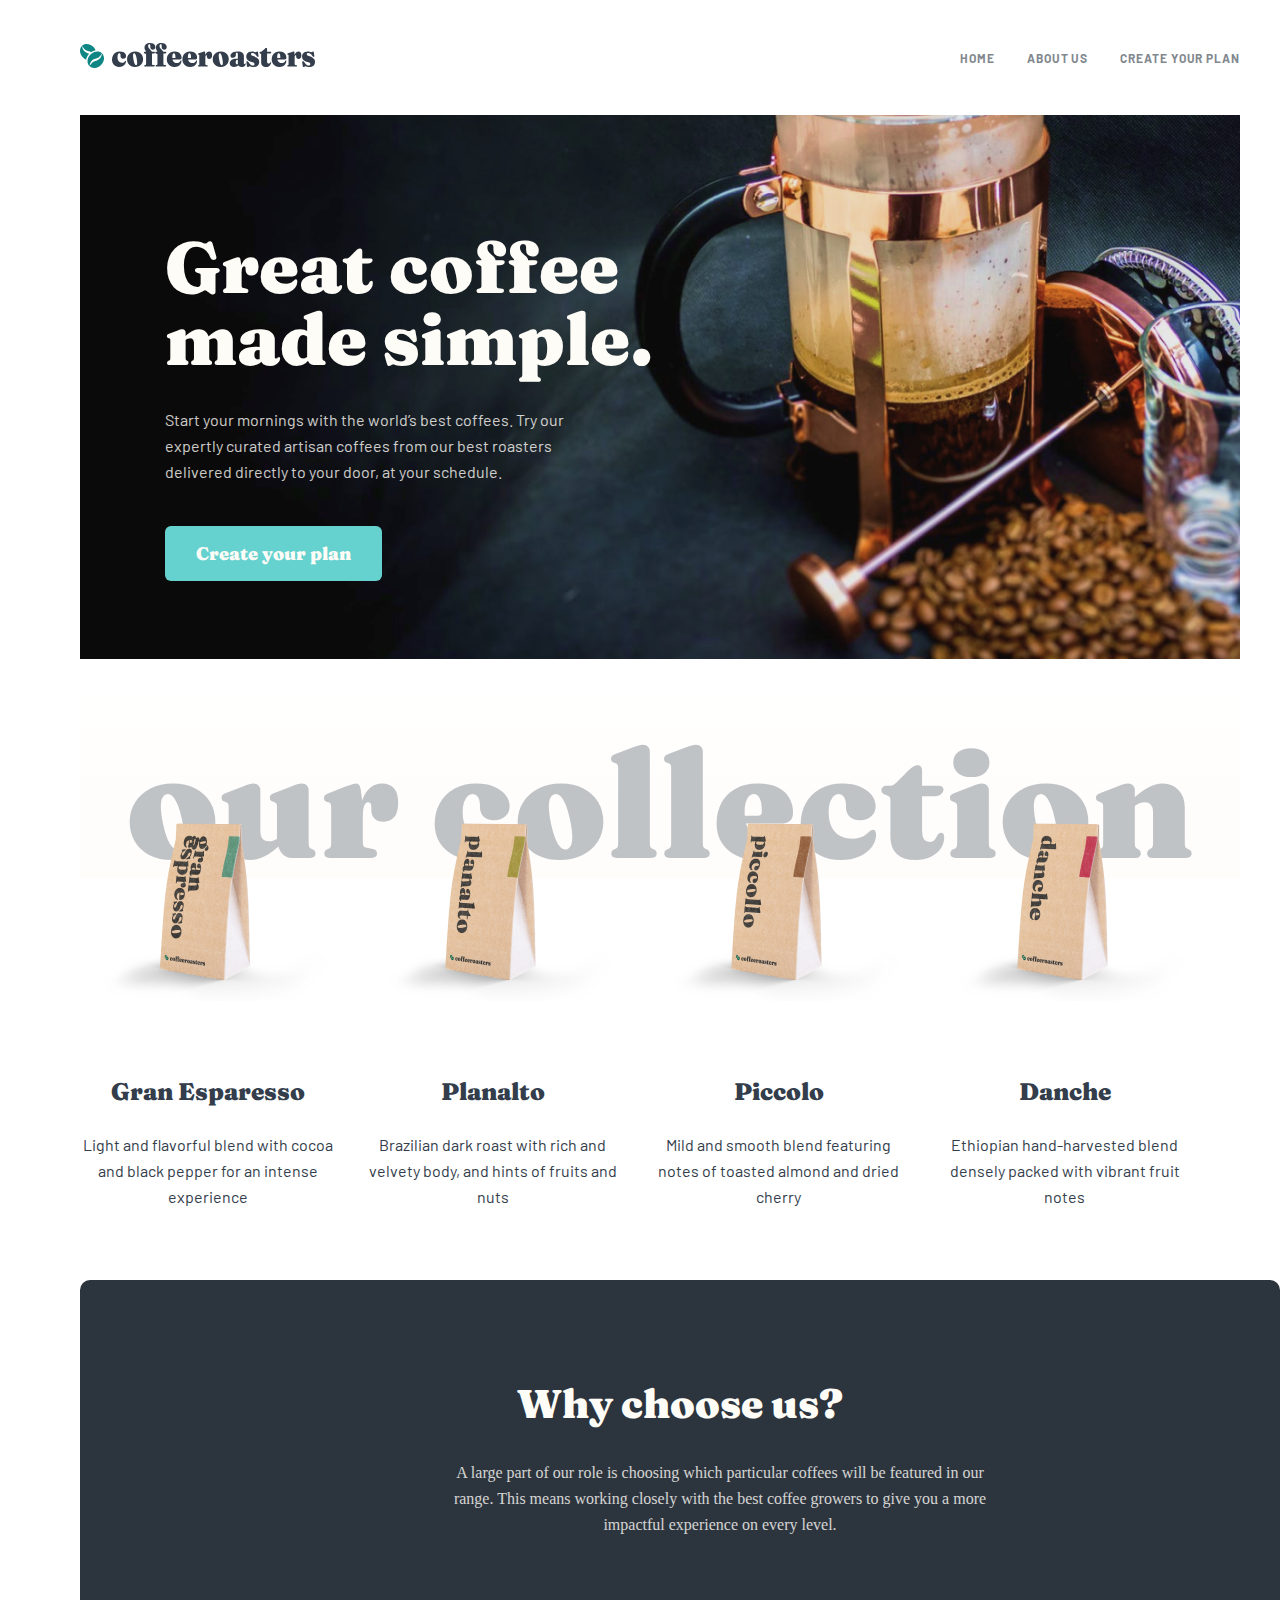
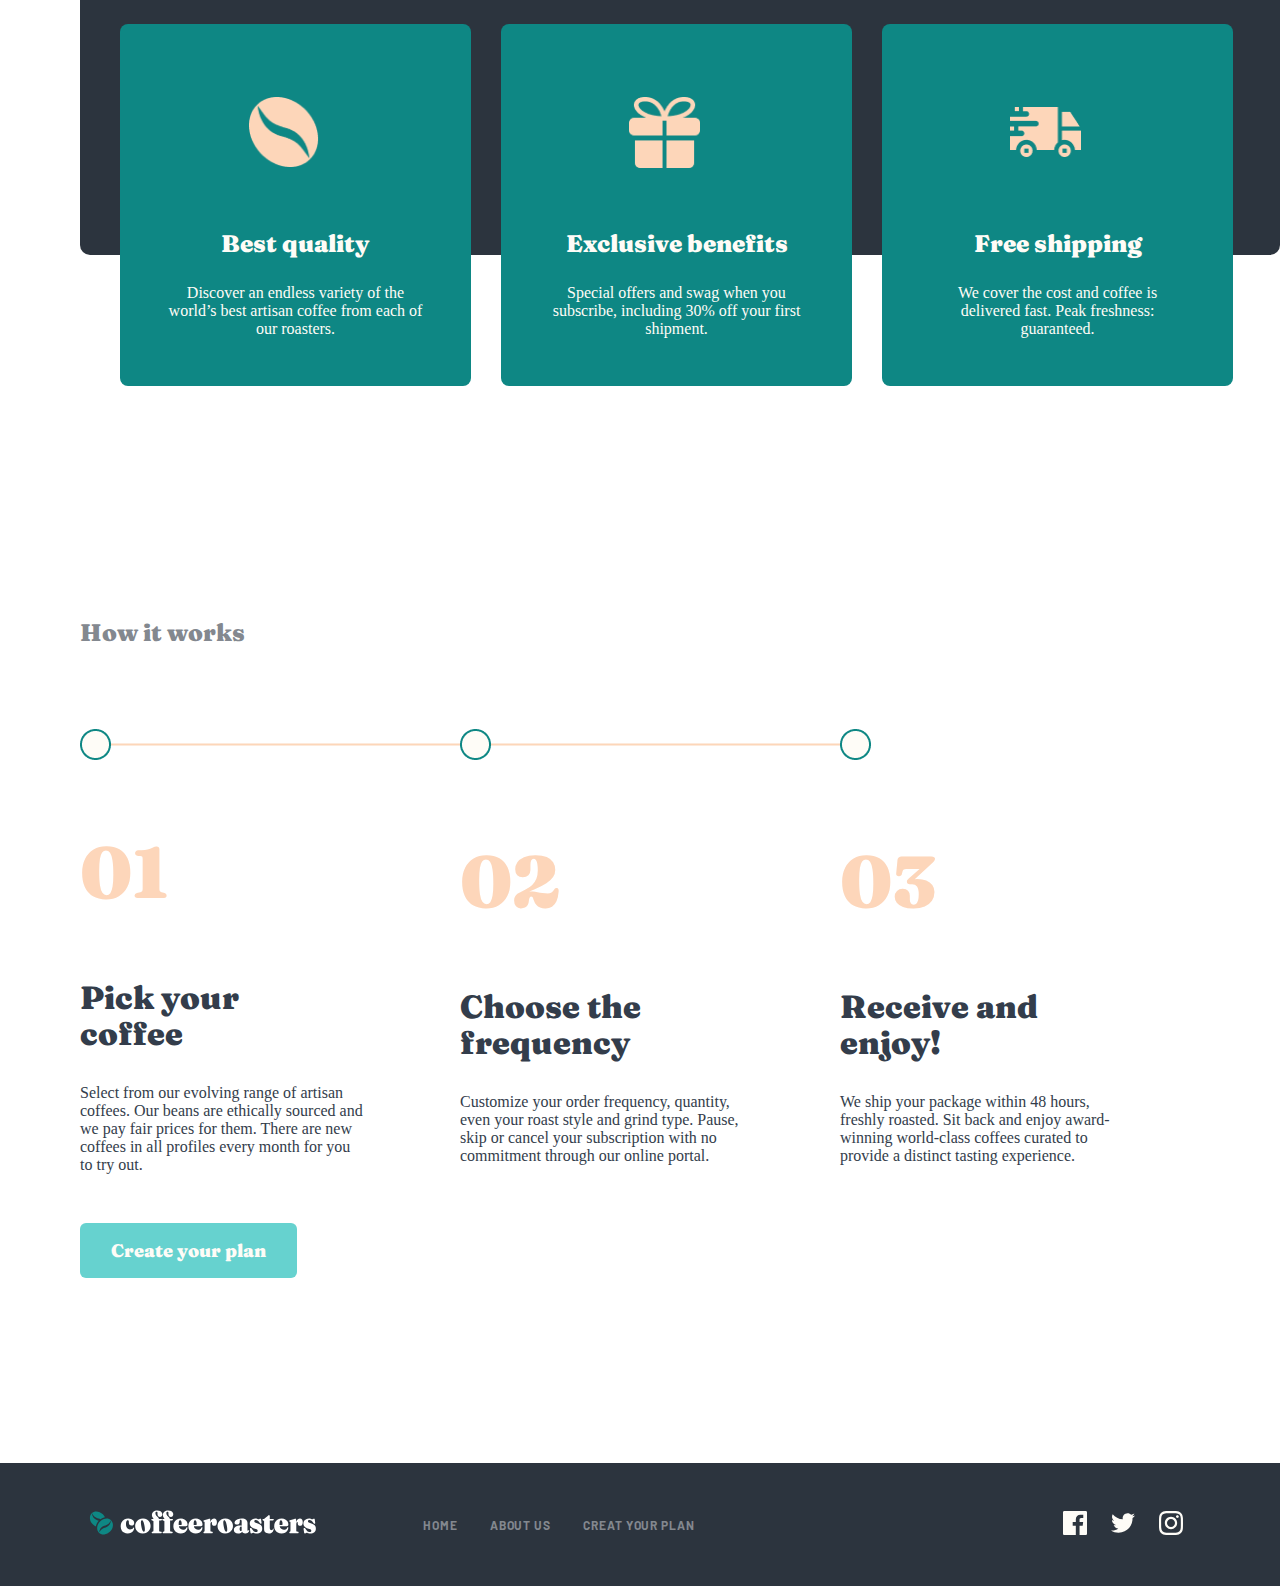
<file: index.html>
<!DOCTYPE html>
<html lang="en">
<head>
    <meta charset="UTF-8">
    <meta http-equiv="X-UA-Compatible" content="IE=edge">
    <meta name="viewport" content="width=device-width, initial-scale=1.0">
    <link rel="stylesheet" href="./css/main.css">
    <title>Document</title>
</head>
<body>
    <!-- HEADER -->

    <header class="site-header">
        <div class="container header-warapper">
            <a class="header-link" href="#">
                <img class="header-logo-img" src="./images/logo.svg" alt="logo" width="235" height="25">
            </a>

            <nav class="header-nav">
                <ul class="header-list">
                    <li class="header-item">
                        <a class="header-nav-link" href="index.html">HOME</a>
                    </li>

                    <li class="header-item">
                        <a class="header-nav-link" href="about.html" target="_black">ABOUT US</a>
                    </li>

                    <li class="header-item">
                        <a class="header-nav-link" href="creat.html" target="_black" >Create your plan</a>
                    </li>

                </ul>
            </nav>
        </div>
    </header>

    <!-- MAIN -->

    <main class="main">
        <section class="hero">
            <div class="container">
                <div class="hero-wrapper">


                    <h1 class="hero-heading">Great coffee made simple. </h1>
                    <p class="hero-desc">Start your mornings with the world’s best coffees. Try our expertly curated artisan coffees from our best roasters delivered directly to your door, at your schedule.</p>

                    <a class="site-btn" href="#">Create your plan</a>
                </div>

            </div>
        </section>

        <section class="collection">
            <div class="container">

                <h2 class="collection-heading-backround">our collection</h2>

                <ul class="collection-list">
                    <li class="collection-item">
                        <img class="collection-img" src="./images/green-esparesso-img.png" alt="esparesso-img">

                        <h2 class="collection-heading">Gran Esparesso</h2>
                        <p class="collection-desc">Light and flavorful blend with cocoa and black pepper for an intense experience</p>
                    </li>

                    <li class="collection-item">
                        <img class="collection-img" src="./images/planto.png" alt="esparesso-img">

                        <h2 class="collection-heading">Planalto</h2>
                        <p class="collection-desc">Brazilian dark roast with rich and velvety body, and hints of fruits and nuts</p>
                    </li>

                    <li class="collection-item">
                        <img class="collection-img" src="./images/piccolo.png" alt="esparesso-img">

                        <h2 class="collection-heading">Piccolo</h2>
                        <p class="collection-desc">Mild and smooth blend featuring notes of toasted almond and dried cherry</p>
                    </li>

                    <li class="collection-item">
                        <img class="collection-img" src="./images/damche.png" alt="esparesso-img">

                        <h2 class="collection-heading">Danche</h2>
                        <p class="collection-desc">Ethiopian hand-harvested blend densely packed with vibrant fruit notes</p>
                    </li>
                </ul>
               </div>
            </div>
        </section>

        <section class="choose">
            <div class="container">
                <div class="choose-top">
                    <h3 class="choose-top-heading">Why choose us?</h3>
                    <p class="choose-top-desc">A large part of our role is choosing which particular coffees will be featured
                        in our range. This means working closely with the best coffee growers to give
                        you a more impactful experience on every level.</p>
                </div>

                <ul class="choose-bottom-list">

                    <li class="choose-bottom-item">
                        <img class="choose-bottom-img" src="./images/coffee-bean.png" alt="bean" width="71" height="72">
                        <h4 class="choose-bottom-heading">Best quality</h4>
                        <p class="choose-bottom-desc">Discover an endless variety of the world’s best artisan coffee from each of our roasters.</p>
                    </li>

                    <li class="choose-bottom-item">
                        <img class="choose-bottom-img" src="./images/surprize.png" alt="bean" width="71" height="72">
                        <h4 class="choose-bottom-heading">Exclusive benefits</h4>
                        <p class="choose-bottom-desc">Special offers and swag when you subscribe, including 30% off your first shipment.</p>
                    </li>

                    <li class="choose-bottom-item">
                        <img class="choose-bottom-img" src="./images/auto.png" alt="bean" width="71" height="72">
                        <h4 class="choose-bottom-heading">Free shipping</h4>
                        <p class="choose-bottom-desc">We cover the cost and coffee is delivered fast. Peak freshness: guaranteed.</p>
                    </li>
                </ul>
            </div>
        </section>

        <section class="work">
            <div class="container">
                <h1 class="work-top-heading">How it works</h1>
                <img class="work-img" src="./images/Group 30.png" alt="icon" width="791" height="31" >

                <ul class="work-list">

                    <li class="work-item">
                        <h3 class="work-item-top-heading">01</h3>
                        <h3 class="work-item-bottom-heading">Pick your
                            coffee</h3>
                            <p class="work-item-desc">Select from our evolving range of artisan coffees. Our beans are ethically sourced and we pay fair prices for them. There are new coffees in all profiles every month for you to try out.</p>
                    </li>

                    <li class="work-item">
                        <h3 class="work-item-top-heading">02</h3>
                        <h3 class="work-item-bottom-heading">Choose the frequency</h3>
                            <p class="work-item-desc">Customize your order frequency, quantity, even your roast style and grind type. Pause, skip or cancel your subscription with no commitment through our online portal.</p>
                    </li>

                    <li class="work-item">
                        <h3 class="work-item-top-heading">03</h3>
                        <h3 class="work-item-bottom-heading">Receive and enjoy!</h3>
                            <p class="work-item-desc">We ship your package within 48 hours, freshly roasted. Sit back and enjoy award-winning world-class coffees curated to provide a distinct tasting experience.</p>
                    </li>
                </ul>

                <a class="site-btn" href="#">Create your plan</a>
            </div>
        </section>
    </main>

    <footer>
        <div class="container footer-wrapper">

                <a class="footer-link" href="#">
                    <img class="footer-logo-img" src="./images/coffee-footer.svg" alt="logo" width="235" height="25">
                </a>

                <nav class="footer-nav">
                    <ul class="footer-list">
                        <li class="footer-item">
                            <a class="footer-nav-link" href="index.html">HOME</a>
                        </li>

                        <li class="footer-item">
                            <a class="footer-nav-link" href="about.html">ABOUT US</a>
                        </li>

                        <li class="footer-item">
                            <a class="footer-nav-link" href="#">CREAT YOUR PLAN</a>
                        </li>

                    </ul>
                </nav>


            <div class="footer-conct-wrapper">
                <ul class="conct-list">
                    <li class="conct-item">
                        <a class="footer-link" href="#">
                            <img class="footer-link-img" src="./images/fasebooksv.svg" alt="link" width="24" height="24">
                        </a>
                    </li>

                    <li class="conct-item">
                        <a class="footer-link" href="#">
                            <img class="footer-link-img" src="./images/twitter.svg" alt="link" width="24" height="24">
                        </a>
                    </li>

                    <li class="conct-item">
                        <a class="footer-link" href="#">
                            <img class="footer-link-img" src="./images/instagram.svg" alt="link" width="24" height="24">
                        </a>
                    </li>
                </ul>

            </div>
        </div>
    </footer>

</body>
</html>
</file>
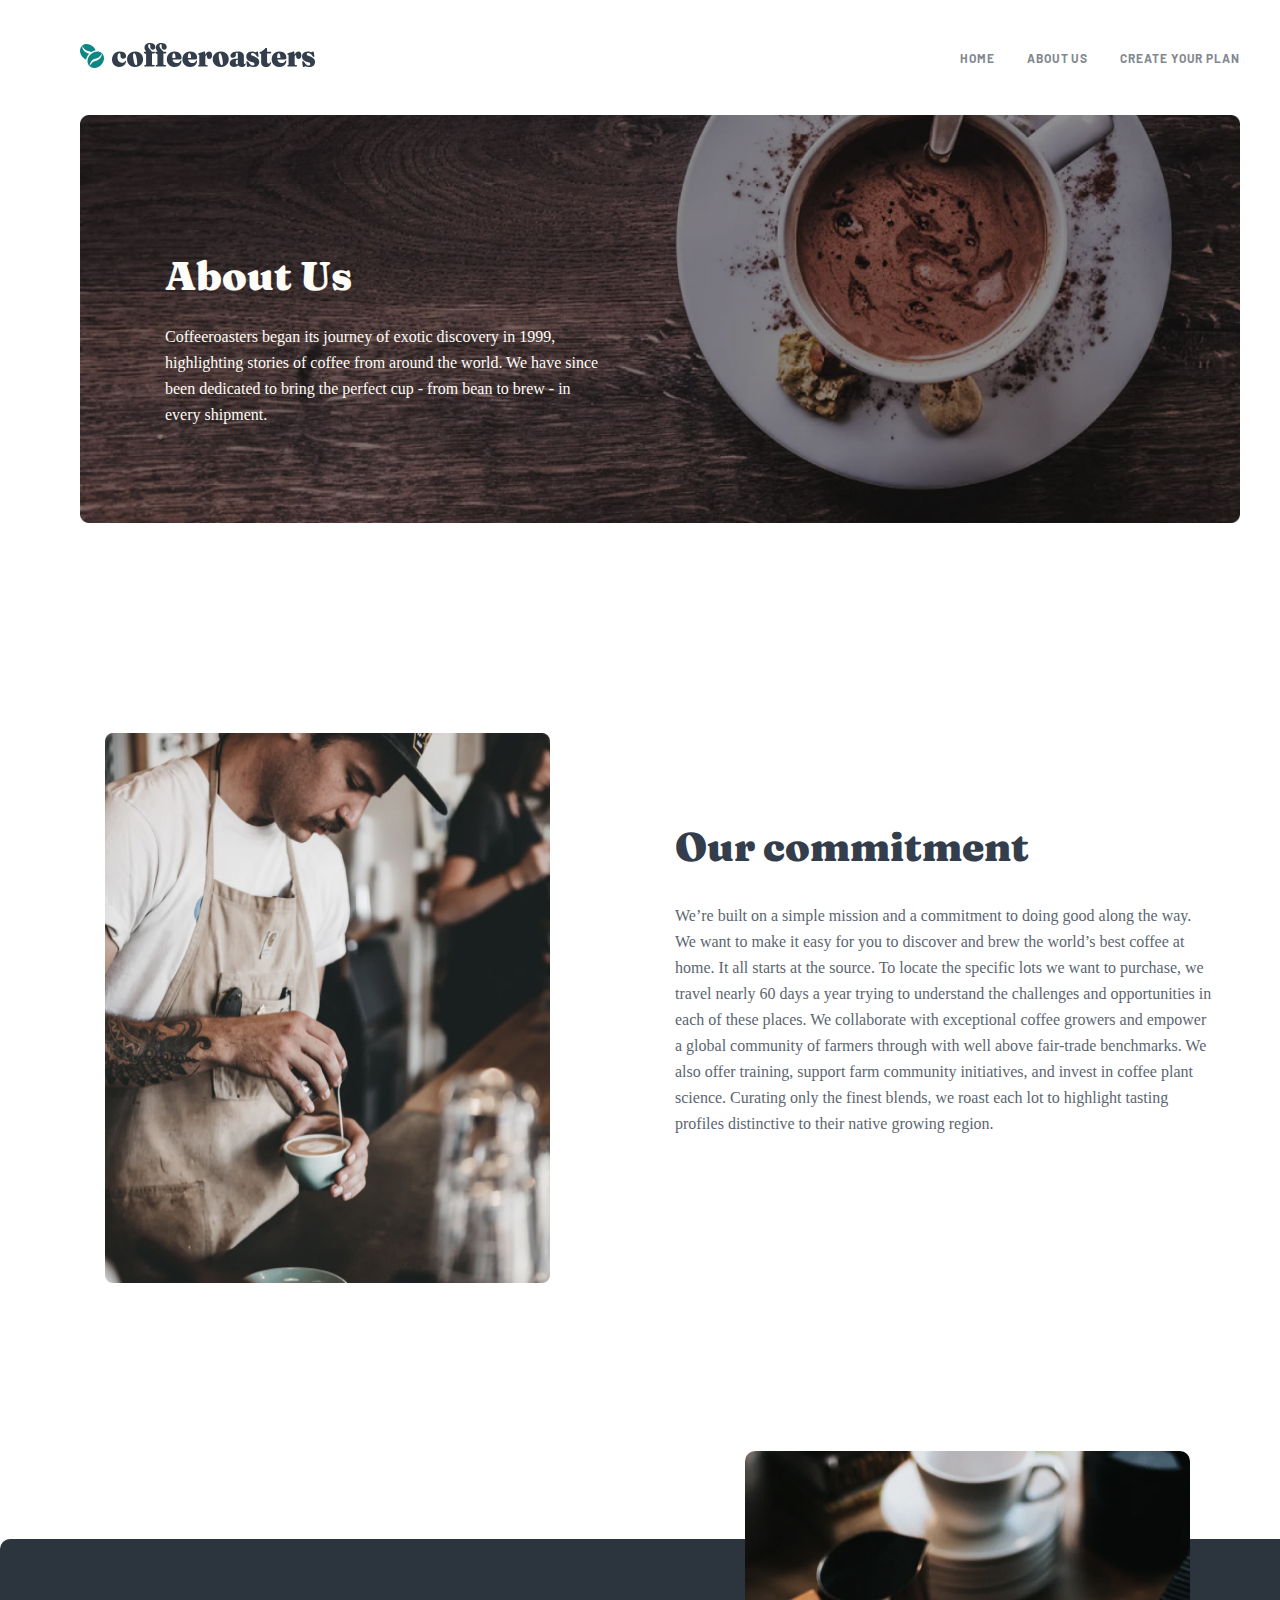
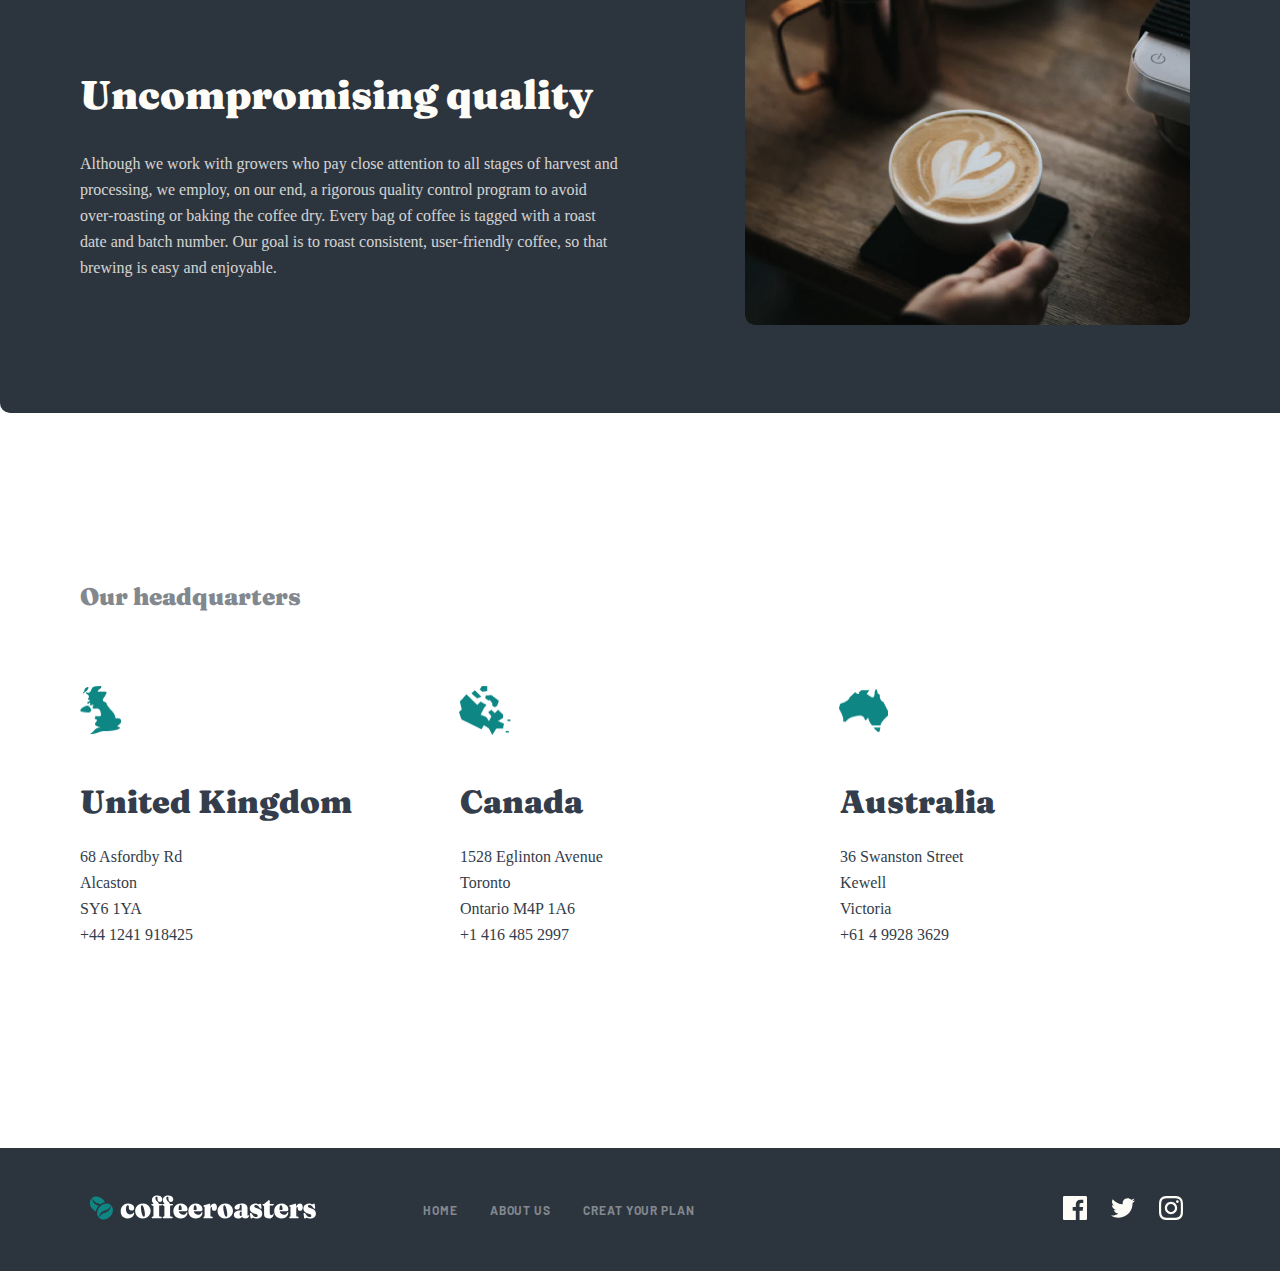
<file: about.html>
<!DOCTYPE html>
<html lang="en">
<head>
    <meta charset="UTF-8">
    <meta http-equiv="X-UA-Compatible" content="IE=edge">
    <meta name="viewport" content="width=device-width, initial-scale=1.0">
    <link rel="stylesheet" href="./css/main.css">
    <title>Document</title>
</head>
<body>

    <!-- HEADER -->

    <header class="site-header">
        <div class="container header-warapper">
            <a class="header-link" href="#">
                <img class="header-logo-img" src="./images/logo.svg" alt="logo" width="235" height="25">
            </a>

            <nav class="header-nav">
                <ul class="header-list">
                    <li class="header-item">
                        <a class="header-nav-link" href="index.html">HOME</a>
                    </li>

                    <li class="header-item">
                        <a class="header-nav-link" href="about.html">ABOUT US</a>
                    </li>

                    <li class="header-item">
                        <a class="header-nav-link" href="#">Create your plan</a>
                    </li>

                </ul>
            </nav>
        </div>
    </header>

    <!-- Main -->

    <section class="about-hero">
        <div class="container">
            <div class="about-hero-wrapper">

                <h1 class="about-hero-heading">About Us</h1>
                <p class="about-hero-desc">Coffeeroasters began its journey of exotic discovery in 1999, highlighting stories of coffee from around the world. We have since been dedicated to bring the perfect cup - from bean to brew - in every shipment.</p>
            </div>
        </div>
    </section>

    <section class="commitment">
        <div class="container">
            <div class="commitment-wrapper">
                <img src="./images/commitment.jpg" alt="photo" width="445" height="550">
                <div class="commitment-right-wrapper">
                    <h2 class="commitment-heading">Our commitment</h2>
                    <p class="commitment-desc">We’re built on a simple mission and a commitment to doing good along the way. We want to make it easy for you to discover and brew the world’s best coffee at home. It all starts at the source. To locate the specific lots we want to purchase, we travel nearly 60 days a year trying to understand the challenges and opportunities in each of these places. We collaborate with exceptional coffee growers and empower a global community of farmers through with well above fair-trade benchmarks. We also offer training, support farm community initiatives, and invest in coffee plant science. Curating only the finest blends, we roast each lot to highlight tasting profiles distinctive to their native growing region.</p>
                </div>
            </div>
        </div>
    </section>

    <section class="quality">
        <div class="container wrapper-quality">
            <div class="quality-wrapper">
                <div class="quality-left">
                    <h3 class="quality-heading">Uncompromising quality</h3>
                    <p class="quality-desc">Although we work with growers who pay close attention to all stages of harvest and processing, we employ, on our end, a rigorous quality control program to avoid over-roasting or baking the coffee dry. Every bag of coffee is tagged with a roast date and batch number. Our goal is to roast consistent, user-friendly coffee, so that brewing is easy and enjoyable.</p>
                </div>
                <img class="quality-img" src="./images/quality.jpg" alt="photo" width="445" height="474">
            </div>
        </div>
    </section>

    <section class="maps">
        <div class="container">
            <div class="maps-wrapper">
                <h3 class="maps-top-heading">Our headquarters</h3>
                <img src="./images/maps.png" alt="" width="808" height="50">

            <ul class="maps-list">
                <li class="maps-item">
                   <h4 class="maps-heading">United Kingdom</h4>
                   <p class="maps-desc">68  Asfordby Rd</p>
                    <p class="maps-desc"> Alcaston</p>
                    <p class="maps-desc"> SY6 1YA</p>
                    <p class="maps-desc">+44 1241 918425</p>
                </li>

                <li class="maps-item">
                    <h4 class="maps-heading">Canada</h4>
                    <p class="maps-desc">1528  Eglinton Avenue</p>
                    <p class="maps-desc">Toronto</p>
                    <p class="maps-desc">Ontario M4P 1A6</p>
                    <p class="maps-desc"> +1 416 485 2997</p>
                 </li>

                 <li class="maps-item">
                    <h4 class="maps-heading">Australia</h4>
                    <p class="maps-desc">36 Swanston Street</p>
                        <p class="maps-desc"> Kewell</p>
                        <p class="maps-desc">Victoria</p>
                        <p class="maps-desc">+61 4 9928 3629</p>
                 </li>
            </ul>
            </div>
        </div>
    </section>


    <!-- FOOTER -->


    <footer>
        <div class="container footer-wrapper">

            <a class="footer-link" href="#">
                <img class="footer-logo-img" src="./images/coffee-footer.svg" alt="logo" width="235" height="25">
            </a>

            <nav class="footer-nav">
                <ul class="footer-list">
                    <li class="footer-item">
                        <a class="footer-nav-link" href="index.html" target="_black">HOME</a>
                    </li>

                    <li class="footer-item">
                        <a class="footer-nav-link" href="about.html" target="_black" >ABOUT US</a>
                    </li>

                    <li class="footer-item">
                        <a class="footer-nav-link" href="about.html" target="_black">CREAT YOUR PLAN</a>
                    </li>

                </ul>
            </nav>


            <div class="footer-conct-wrapper">
                <ul class="conct-list">
                    <li class="conct-item">
                        <a class="footer-link" href="#">
                            <img class="footer-link-img" src="./images/fasebooksv.svg" alt="link" width="24" height="24">
                        </a>
                    </li>

                    <li class="conct-item">
                        <a class="footer-link" href="#">
                            <img class="footer-link-img" src="./images/twitter.svg" alt="link" width="24" height="24">
                        </a>
                    </li>

                    <li class="conct-item">
                        <a class="footer-link" href="#">
                            <img class="footer-link-img" src="./images/instagram.svg" alt="link" width="24" height="24">
                        </a>
                    </li>
                </ul>

            </div>
        </div>
    </footer>


</body>
</html>
</file>
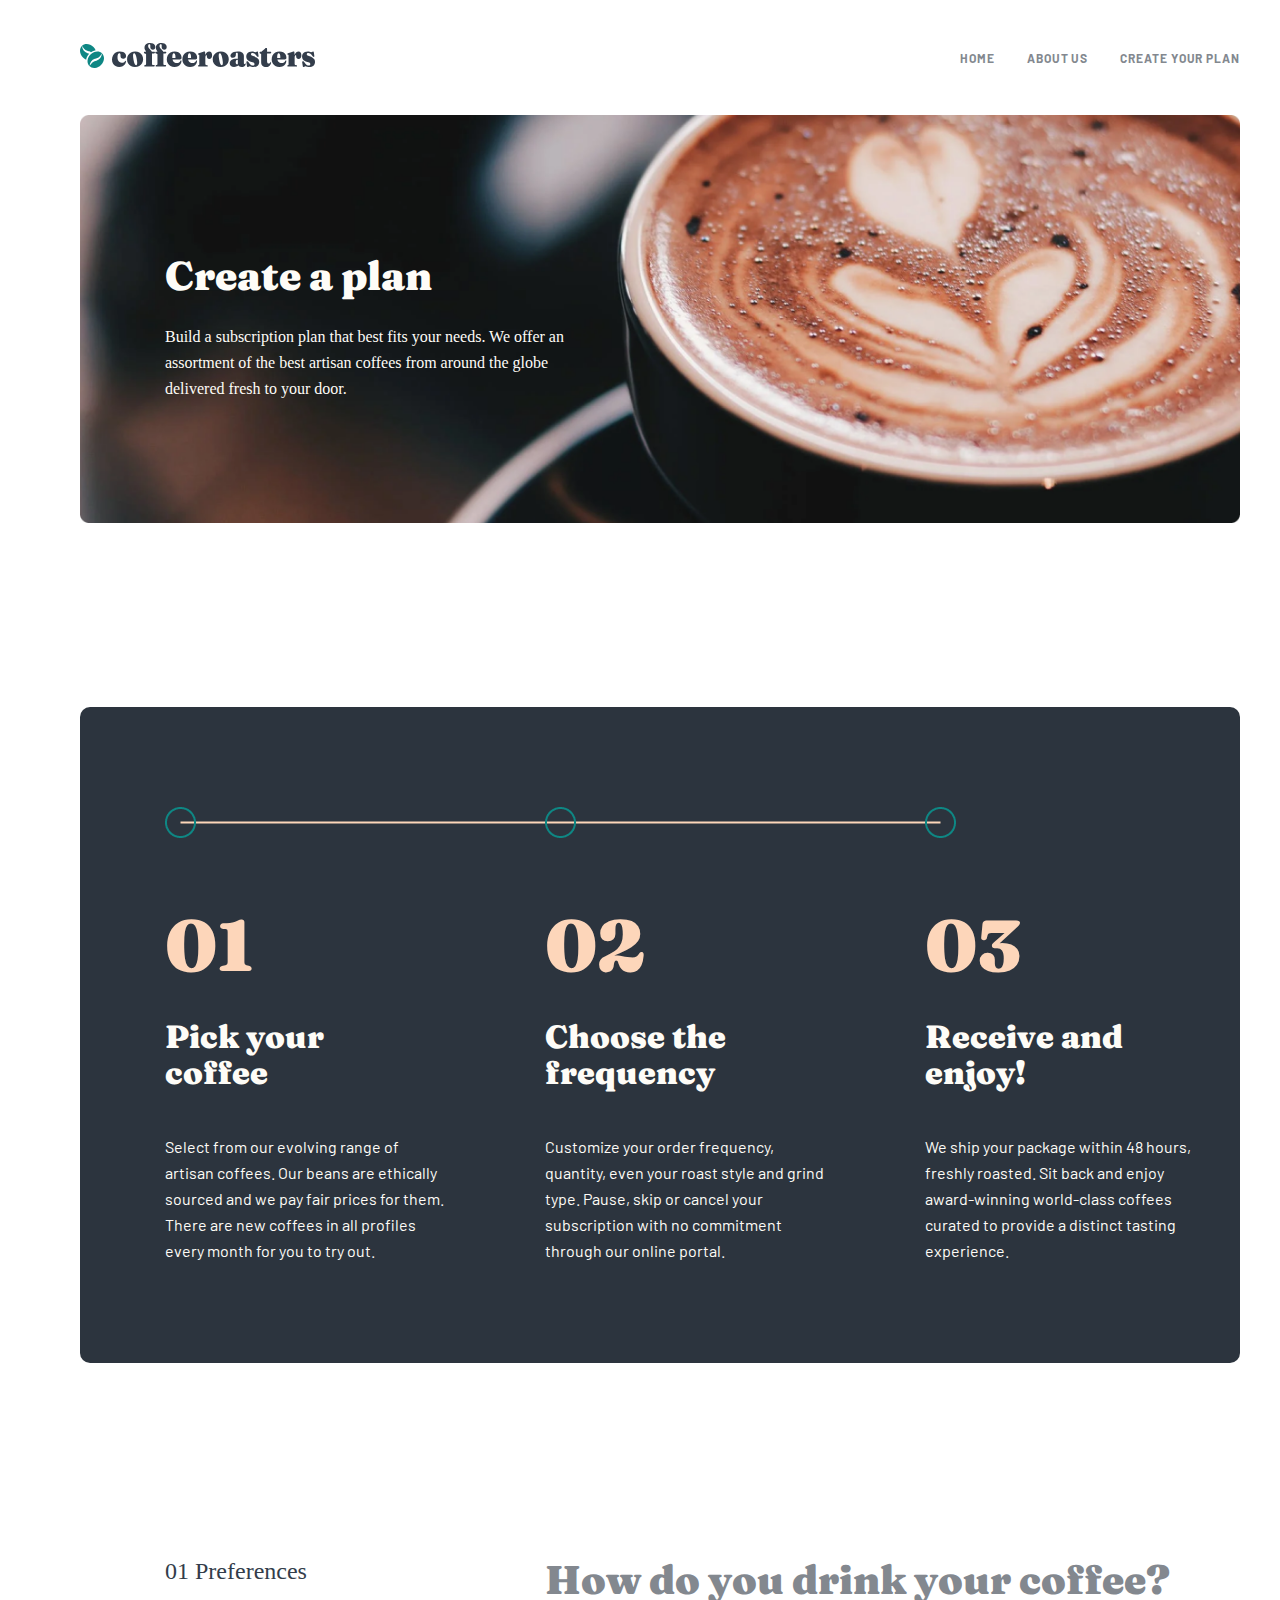
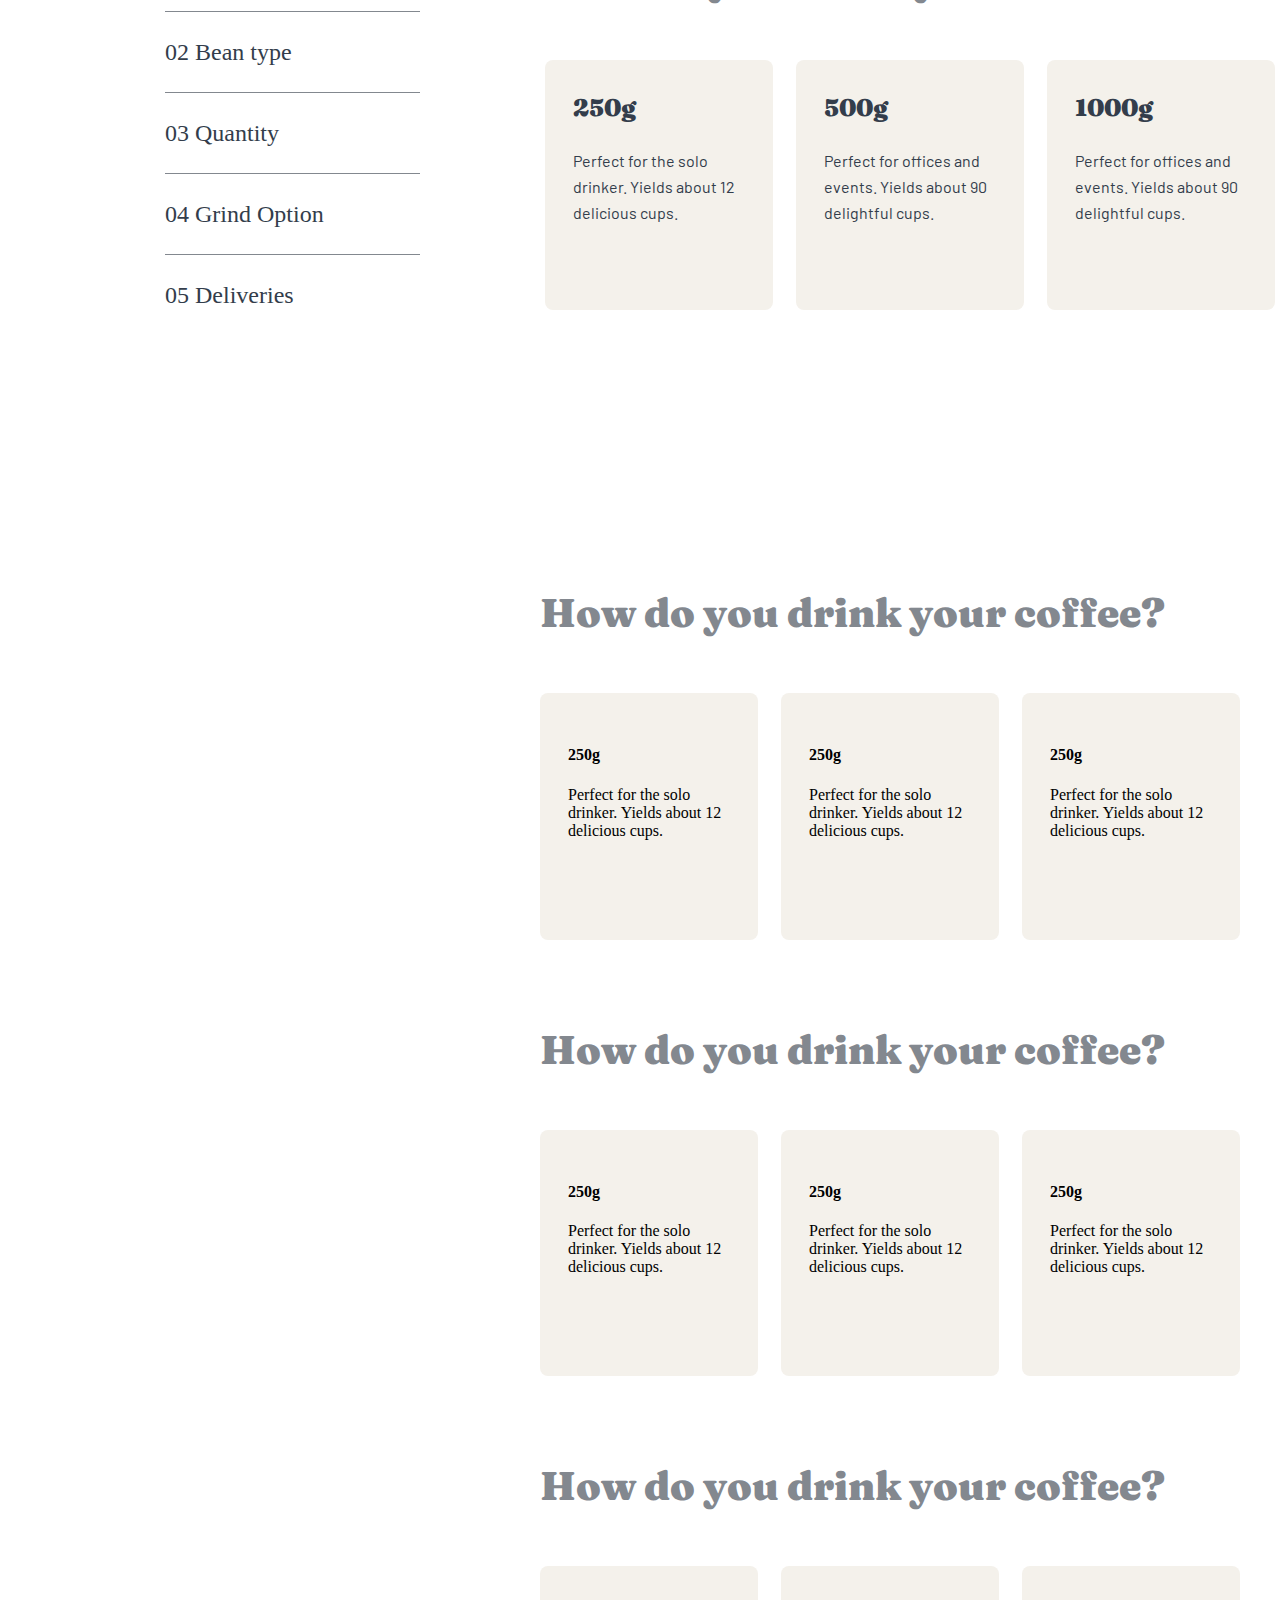
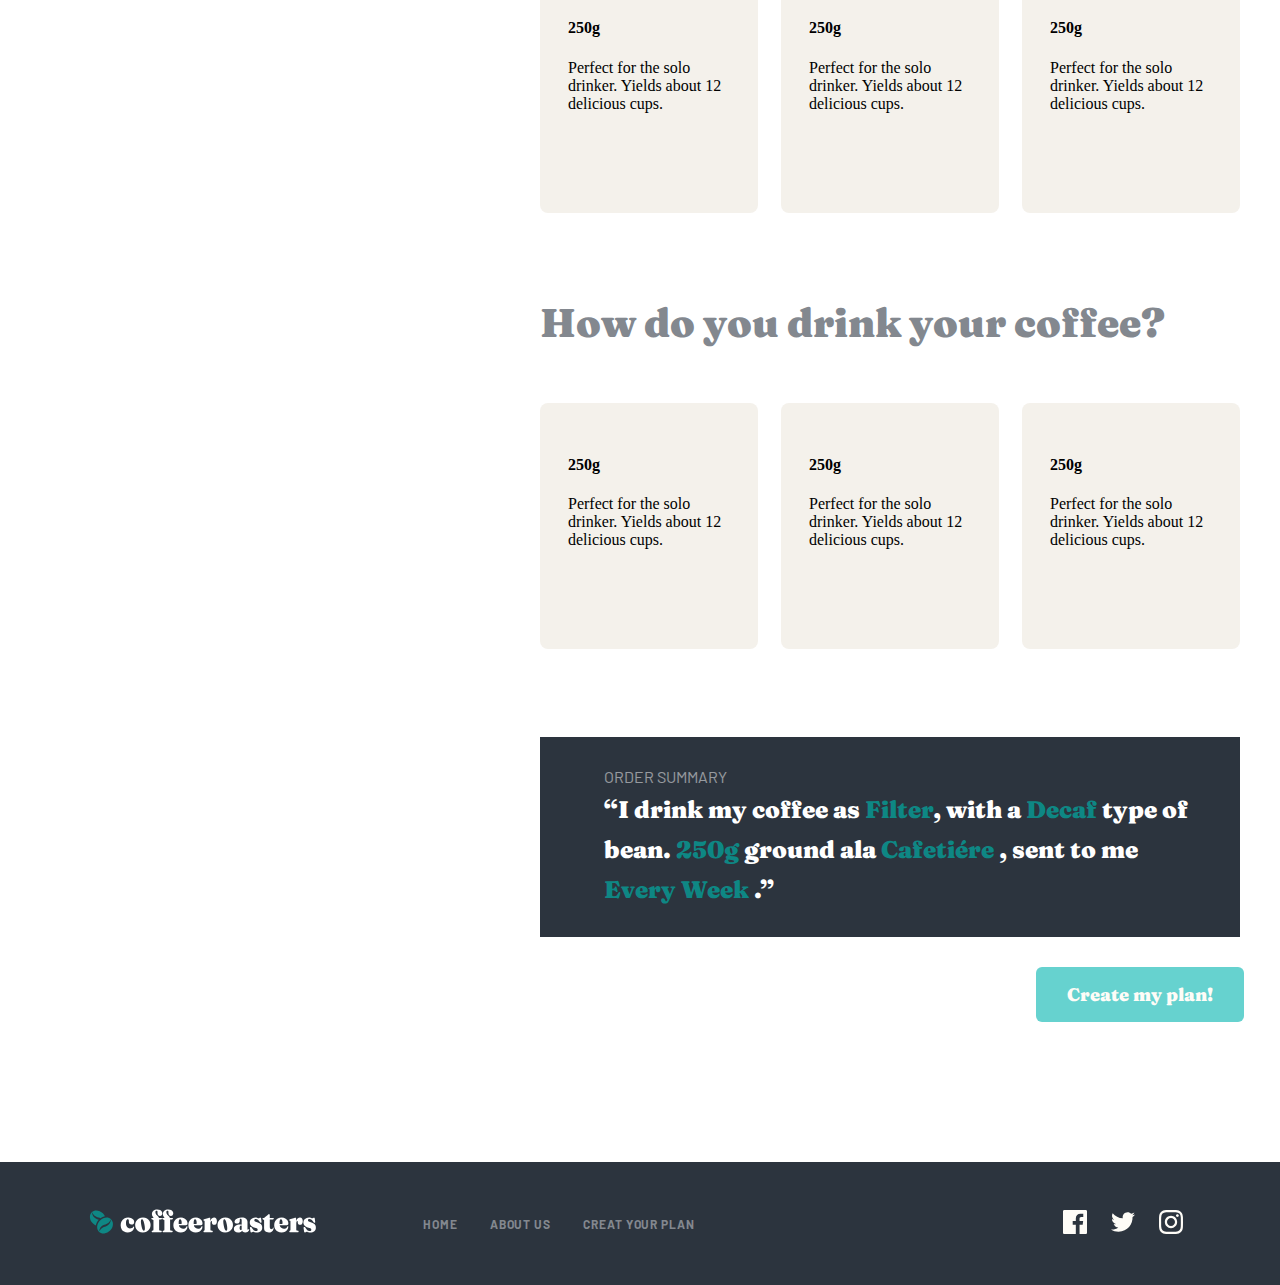
<file: creat.html>
<!DOCTYPE html>
<html lang="en">
<head>
    <meta charset="UTF-8">
    <meta http-equiv="X-UA-Compatible" content="IE=edge">
    <meta name="viewport" content="width=device-width, initial-scale=1.0">
    <link rel="stylesheet" href="./css/main.css">
    <title>Document</title>
</head>
<body>
    <!-- HEADER -->

    <header class="site-header">
        <div class="container header-warapper">
            <a class="header-link" href="#">
                <img class="header-logo-img" src="./images/logo.svg" alt="logo" width="235" height="25">
            </a>

            <nav class="header-nav">
                <ul class="header-list">
                    <li class="header-item">
                        <a class="header-nav-link" href="index.html">HOME</a>
                    </li>

                    <li class="header-item">
                        <a class="header-nav-link" href="about.html" target="_black">ABOUT US</a>
                    </li>

                    <li class="header-item">
                        <a class="header-nav-link" href="#">Create your plan</a>
                    </li>

                </ul>
            </nav>
        </div>
    </header>

    <section class="about-hero">
        <div class="container">
            <div class="creat-hero-wrapper">

                <h1 class="about-hero-heading">Create a plan</h1>
                <p class="about-hero-desc">Build a subscription plan that best fits your needs. We offer an assortment of the best artisan coffees from around the globe delivered fresh to your door.</p>
            </div>
        </div>
    </section>

    <section class="work">
        <div class="container">
            <div class="work__wrapper">
                <img class="work__img" src="./images/chiziqcha.png" alt="icon" width="791" height="31" >

                <ul class="work__list">

                    <li class="work__item">
                        <h3 class="work__item-top-heading">01</h3>
                        <h3 class="work__item-bottom-heading">Pick your
                            coffee</h3>
                            <p class="work__item-desc">Select from our evolving range of artisan coffees. Our beans are ethically sourced and we pay fair prices for them. There are new coffees in all profiles every month for you to try out.</p>
                        </li>

                        <li class="work__item">
                            <h3 class="work__item-top-heading">02</h3>
                            <h3 class="work__item-bottom-heading">Choose the frequency</h3>
                            <p class="work__item-desc">Customize your order frequency, quantity, even your roast style and grind type. Pause, skip or cancel your subscription with no commitment through our online portal.</p>
                        </li>

                        <li class="work__item">
                            <h3 class="work__item-top-heading">03</h3>
                            <h3 class="work__item-bottom-heading">Receive and enjoy!</h3>
                            <p class="work__item-desc">We ship your package within 48 hours, freshly roasted. Sit back and enjoy award-winning world-class coffees curated to provide a distinct tasting experience.</p>
                        </li>
                    </ul>

                </div>
            </div>
        </section>

        <section class="choice">
            <div class="container">

            </div>
        </section>

        <section class="form">
            <div class="container">

                <div class="form__container-wrapper">

                    <div class="btn-wrapper">

                        <a class="form__link" href="#"> 01 Preferences</a>
                        <a class="form__link" href="#"> 02 Bean type</a>
                        <a class="form__link" href="#"> 03 Quantity</a>
                        <a class="form__link" href="#"> 04 Grind Option</a>
                        <a class="form__button" href="#"> 05 Deliveries</a>

                    </div>


                    <div class="form-wrapper">

                        <h2 class="form-heading">How do you drink your coffee?</h2>
                        <form class="form-f" action="https://echo.htmlacademy.ru" method="post">

                            <label class="checkbox__label">
                                <input class="visually-hidden"  type="radio" name="info" value="all">
                                <h4 class="form__text">250g</h4>
                                <p class="form__desc">Perfect for the solo drinker. Yields about 12 delicious cups.</p>

                            </label>

                            <label class="checkbox__label">
                                <input class="visually-hidden"  type="radio" name="info" value="all">
                                <h4 class="form__text">500g</h4>
                                <p class="form__desc">Perfect for offices and events. Yields about 90 delightful cups.</p>

                            </label>

                            <label class="checkbox__label">
                                <input class="visually-hidden"  type="radio" name="info" value="all">
                                <h4 class="form__text">1000g</h4>
                                <p class="form__desc">Perfect for offices and events. Yields about 90 delightful cups.</p>

                            </label>
                        </form>


                    </div>

                </div>

                <div class="form-wrapper-bottom">

                    <h2 class="form-heading-bottom">How do you drink your coffee?</h2>
                    <form class="form-f-bottom" action="https://echo.htmlacademy.ru" method="post">

                        <label class="checkbox__label-bottom">
                            <input class="visually-hidden"  type="radio" name="info" value="all">
                            <h4 class="form__text-bottom">250g</h4>
                            <p class="form__desc-bottom">Perfect for the solo drinker. Yields about 12 delicious cups.</p>

                        </label>

                        <label class="checkbox__label-bottom">
                            <input class="visually-hidden"  type="radio" name="info" value="all">
                            <h4 class="form__text-bottom">250g</h4>
                            <p class="form__desc-bottom">Perfect for the solo drinker. Yields about 12 delicious cups.</p>

                        </label>

                        <label class="checkbox__label-bottom">
                            <input class="visually-hidden"  type="radio" name="info" value="all">
                            <h4 class="form__text-bottom">250g</h4>
                            <p class="form__desc-bottom">Perfect for the solo drinker. Yields about 12 delicious cups.</p>

                        </label>


                    </form>

                </div>

                <div class="form-wrapper-bottom">

                    <h2 class="form-heading-bottom">How do you drink your coffee?</h2>
                    <form class="form-f-bottom" action="https://echo.htmlacademy.ru" method="post">

                        <label class="checkbox__label-bottom">
                            <input class="visually-hidden"  type="radio" name="info" value="all">
                            <h4 class="form__text-bottom">250g</h4>
                            <p class="form__desc-bottom">Perfect for the solo drinker. Yields about 12 delicious cups.</p>

                        </label>

                        <label class="checkbox__label-bottom">
                            <input class="visually-hidden"  type="radio" name="info" value="all">
                            <h4 class="form__text-bottom">250g</h4>
                            <p class="form__desc-bottom">Perfect for the solo drinker. Yields about 12 delicious cups.</p>

                        </label>

                        <label class="checkbox__label-bottom">
                            <input class="visually-hidden"  type="radio" name="info" value="all">
                            <h4 class="form__text-bottom">250g</h4>
                            <p class="form__desc-bottom">Perfect for the solo drinker. Yields about 12 delicious cups.</p>

                        </label>


                    </form>

                </div>

                <div class="form-wrapper-bottom">

                    <h2 class="form-heading-bottom">How do you drink your coffee?</h2>
                    <form class="form-f-bottom" action="https://echo.htmlacademy.ru" method="post">

                        <label class="checkbox__label-bottom">
                            <input class="visually-hidden"  type="radio" name="info" value="all">
                            <h4 class="form__text-bottom">250g</h4>
                            <p class="form__desc-bottom">Perfect for the solo drinker. Yields about 12 delicious cups.</p>

                        </label>

                        <label class="checkbox__label-bottom">
                            <input class="visually-hidden"  type="radio" name="info" value="all">
                            <h4 class="form__text-bottom">250g</h4>
                            <p class="form__desc-bottom">Perfect for the solo drinker. Yields about 12 delicious cups.</p>

                        </label>

                        <label class="checkbox__label-bottom">
                            <input class="visually-hidden"  type="radio" name="info" value="all">
                            <h4 class="form__text-bottom">250g</h4>
                            <p class="form__desc-bottom">Perfect for the solo drinker. Yields about 12 delicious cups.</p>

                        </label>


                    </form>

                </div>

                <div class="form-wrapper-bottom">

                    <h2 class="form-heading-bottom">How do you drink your coffee?</h2>
                    <form class="form-f-bottom" action="https://echo.htmlacademy.ru" method="post">

                        <label class="checkbox__label-bottom">
                            <input class="visually-hidden"  type="radio" name="info" value="all">
                            <h4 class="form__text-bottom">250g</h4>
                            <p class="form__desc-bottom">Perfect for the solo drinker. Yields about 12 delicious cups.</p>

                        </label>

                        <label class="checkbox__label-bottom">
                            <input class="visually-hidden"  type="radio" name="info" value="all">
                            <h4 class="form__text-bottom">250g</h4>
                            <p class="form__desc-bottom">Perfect for the solo drinker. Yields about 12 delicious cups.</p>

                        </label>

                        <label class="checkbox__label-bottom">
                            <input class="visually-hidden"  type="radio" name="info" value="all">
                            <h4 class="form__text-bottom">250g</h4>
                            <p class="form__desc-bottom">Perfect for the solo drinker. Yields about 12 delicious cups.</p>

                        </label>


                    </form>

                </div>




            </div>
        </section>

        <section class="summery">

            <div class="container">
                <div class="summery__wrapper">
                    <p class="summery__desc">Order Summary</p>
                    <h3 class="summery__heading">“I drink my coffee as <span> Filter</span>, with a <span>Decaf</span>  type of bean. <span> 250g</span> ground ala <span>Cafetiére</span> , sent to me <span>Every Week</span> .”</h3>
                </div>

                <a class="site-btn  summery--btn" href="#">Create my plan!</a>


            </div>

        </section>

        <footer>


            <div class="container footer-wrapper">

                <a class="footer-link" href="#">
                    <img class="footer-logo-img" src="./images/coffee-footer.svg" alt="logo" width="235" height="25">
                </a>

                <nav class="footer-nav">
                    <ul class="footer-list">
                        <li class="footer-item">
                            <a class="footer-nav-link" href="index.html">HOME</a>
                        </li>

                        <li class="footer-item">
                            <a class="footer-nav-link" href="about.html">ABOUT US</a>
                        </li>

                        <li class="footer-item">
                            <a class="footer-nav-link" href="#">CREAT YOUR PLAN</a>
                        </li>

                    </ul>
                </nav>


                <div class="footer-conct-wrapper">
                    <ul class="conct-list">
                        <li class="conct-item">
                            <a class="footer-link" href="#">
                                <img class="footer-link-img" src="./images/fasebooksv.svg" alt="link" width="24" height="24">
                            </a>
                        </li>

                        <li class="conct-item">
                            <a class="footer-link" href="#">
                                <img class="footer-link-img" src="./images/twitter.svg" alt="link" width="24" height="24">
                            </a>
                        </li>

                        <li class="conct-item">
                            <a class="footer-link" href="#">
                                <img class="footer-link-img" src="./images/instagram.svg" alt="link" width="24" height="24">
                            </a>
                        </li>
                    </ul>

                </div>
            </div>
        </footer>

    </body>
    </html>
</file>
<file: css/main.css>
/* barlow-regular - latin */
@font-face {
    font-family: 'Barlow';
    font-style: normal;
    font-weight: 400;
    src: url('../fonts/barlow-v11-latin-regular.eot'); /* IE9 Compat Modes */
    src:
    url('../fonts/barlow-v11-latin-regular.eot?#iefix') format('embedded-opentype'),
    url('../fonts/barlow-v11-latin-regular.woff2') format('woff2'),
    url('../fonts/barlow-v11-latin-regular.woff') format('woff'),
    url('../fonts/barlow-v11-latin-regular.ttf') format('truetype'),
    url('../fonts/barlow-v11-latin-regular.svg#Barlow') format('svg');
}
@font-face {
    font-family: 'Barlow';
    font-style: normal;
    font-weight: 700;
    src: url('../fonts/barlow-v11-latin-700.eot');
    src:
    url('../fonts/barlow-v11-latin-700.eot?#iefix') format('embedded-opentype'),
    url('../fonts/barlow-v11-latin-700.woff2') format('woff2'),
    url('../fonts/barlow-v11-latin-700.woff') format('woff'),
    url('../fonts/barlow-v11-latin-700.ttf') format('truetype'),
    url('../fonts/barlow-v11-latin-700.svg#Barlow') format('svg');
}


@font-face {
    font-family: 'Fraunces';
    font-style: normal;
    font-weight: 900;
    src: url('../fonts/fraunces-v10-latin-900.eot');
    src:
    url('../fonts/fraunces-v10-latin-900.eot?#iefix') format('embedded-opentype'),
    url('../fonts/fraunces-v10-latin-900.woff2') format('woff2'),
    url('../fonts/fraunces-v10-latin-900.woff') format('woff'),
    url('../fonts/fraunces-v10-latin-900.ttf') format('truetype'),
    url('../fonts/fraunces-v10-latin-900.svg#Fraunces') format('svg');
}

*,
*::before,
*::after{
    box-sizing: border-box;
}

html{
    height: 100%;
}

body{
    height: 100%;
    display: flex;
    flex-direction: column;
    margin: 0;
    padding: 0;
    font-family: "Barlow" Arial, Helvetica, sans-serif;
}

img{
    display: inline-block;
}

.container{
    width: 1320px;
    margin: 0 auto;
    padding: 0 80px;

}

.visually-hidden{
    clip: rect(0 0 0 0);
    clip-path: inset(50%);
    height: 1px;
    overflow: hidden;
    position: absolute;
    white-space: nowrap;
    width: 1px
}

/* header */

.site-header{
    padding: 43px 0;
}

.header-warapper{
    display: flex;
    align-items: center;
    justify-content: space-between;
}

.header-logo-img:active{
    background: blue;

}

.header-list{
    margin: 0;
    padding: 0;
    list-style: none;
    display: flex;
    align-items: center;
}

.header-item+.header-item{
    margin-left: 32px;
}

.header-nav-link{
    text-decoration: none;
    font-family: 'Barlow';
    font-weight: 700;
    font-size: 12px;
    line-height: 15px;
    letter-spacing: 0.923077px;
    text-transform: uppercase;
    color:#83888F;
    transition: color 2s;
}

.header-nav-link:hover{
    color: #333D4B;
    cursor: pointer;
}

.main{
    flex-grow: 1;
}

/* HERO */

.hero-wrapper{
    padding-top: 116px;
    padding-bottom: 116px;
    padding-left: 85px;
    background-image: url(../images/hero-bacround-img.jpg);
    background-size: contain;
    background-repeat: no-repeat;
}

.hero-heading{
    margin: 0;
    width: 493px;
    font-family: 'Fraunces';
    font-style: normal;
    font-weight: 900;
    font-size: 72px;
    line-height: 72px;
    color: #FEFCF7;
}

.hero-desc{
    margin: 0;
    width: 445px;
    margin-top: 32px;
    margin-bottom: 56px;
    font-family: 'Barlow';
    line-height: 26px;
    color: #FEFCF7;
    mix-blend-mode: normal;
    opacity: 0.8;
}

.site-btn{
    text-decoration: none;
    padding: 16px 31px;
    font-family: 'Fraunces';
    font-weight: 900;
    font-size: 18px;
    line-height: 25px;
    text-align: center;
    color: #FEFCF7;
    background: #66D2CF;
    border-radius: 6px;
}

/* collection */

.collection-wrapper{
    width: 1111px;
    margin: 0 auto;
    margin-top: 136px;
}

.collection-heading-backround{
    margin: 0;
    padding-top: 86px;
    padding-right: 20px;
    padding-bottom: 38px;
    padding-left: 20px;
    font-family: 'Fraunces';
    font-style: normal;
    font-weight: 900;
    font-size: 150px;
    line-height: 72px;
    text-align: center;
    color: #83888F;
    opacity: 0.5;
    background: linear-gradient(180deg, rgba(254, 252, 247, 0.0001) 0%, #FEFCF7 100%);
}


.collection-list{
    margin: 0;
    padding: 0;
    list-style: none;
    display: flex;
    align-items: center;
    position: relative;
    bottom: 70px;


}

.collection-item+.collection-item{
    margin-left: 30px;
}

.collection-heading{
    margin: 0;
    margin-top: 71px;
    font-family: 'Fraunces';
    font-style: normal;
    font-weight: 900;
    font-size: 24px;
    line-height: 32px;
    text-align: center;
    color: #333D4B;
}

.collection-desc{
    width: 255px;
    margin: 0;
    margin-top: 24px;
    font-family: 'Barlow';
    line-height: 26px;
    text-align: center;
    color: #333D4B;
}

/* choose */


.choose-top{
    width: 1200px;
    margin: 0 auto;
    padding-top: 100px;
    padding-right: 370px;
    padding-bottom: 317px;
    padding-left: 370px;
    background-color: #2C343E;
    border-radius: 10px;
}

.choose-top-heading{
    margin: 0;
    font-family: 'Fraunces';
    font-style: normal;
    font-weight: 900;
    font-size: 40px;
    line-height: 48px;
    text-align: center;
    color: #FEFCF7;
}

.choose-top-desc{
    margin: 0;
    width: 540px;
    margin-top: 32px;
    line-height: 26px;
    text-align: center;
    color: #FEFCF7;
    opacity: 0.8;
    /* position: relative;
    right: 50px; */
}

.choose-bottom-list{
    margin: 0;
    padding: 0;
    list-style: none;
    display: flex;
    align-items: center;
    position:relative;
    bottom: 231px;
    left: 40px;

}

.choose-bottom-item{
    background: #0E8784;
    border-radius: 8px;
    padding-top: 72px;
    padding-right: 48px;
    padding-bottom: 48px;
    padding-left: 48px;
}

.choose-bottom-item+.choose-bottom-item{
    margin-left: 30px;
}

.choose-bottom-img{
    object-fit: contain;
    margin-left: 80px;
}

.choose-bottom-heading{
    margin: 0;
    margin-top: 56px;
    font-family: 'Fraunces';
    font-weight: 900;
    font-size: 24px;
    line-height: 32px;
    text-align: center;
    color: #FEFCF7;
}

.choose-bottom-desc{
    margin: 0;
    margin-top: 24px;
    text-align: center;
    color: #FEFCF7;
    width: 255px;
}

/* WORK */

.work-top-heading{
    margin: 0;
    font-family: 'Fraunces';
    font-weight: 900;
    font-size: 24px;
    line-height: 32px;
    color: #83888F;
}

.work-img{
    margin-top: 80px;
}

.work-list{
    list-style: none;
    margin: 0;
    padding: 0;
    display: flex;
    align-items: center;
    margin-bottom: 64px;
}

.work-item+.work-item{
    margin-left: 95px;
}

.work-item-top-heading{
    font-family: 'Fraunces';
    font-weight: 900;
    font-size: 72px;
    line-height: 72px;
    color: #FDD6BA;
}

.work-item-bottom-heading{
    width: 255px;
    font-family: 'Fraunces';
    font-weight: 900;
    font-size: 32px;
    line-height: 36px;
    color: #333D4B;
}

.work-item-desc{
    margin: 0;
    width: 285px;
    color: #333D4B;
}

/* FOOTER */

.footer-wrapper{
    margin-top: 200px;
    background: #2C343E;
    display: flex;
    align-items: center;
    padding: 47px 85px;
}

.footer-list{
    margin: 0;
    padding: 0;
    list-style: none;
    display: flex;
    align-items: center;
    margin-left: 103px;
}

.footer-item+.footer-item{
    margin-left: 32px;
}

.footer-nav-link{
    font-family: 'Barlow';
    text-decoration: none;
    font-weight: 700;
    font-size: 12px;
    line-height: 15px;
    letter-spacing: 0.923077px;
    text-transform: uppercase;
    color: #83888F;
}

.footer-nav-link:hover{
    color: #FEFCF7;
}

.conct-list{
    margin: 0;
    padding: 0;
    margin-left: 368px;
    list-style: none;
    display: flex;
    align-items: center;
}

.conct-item+.conct-item{
    margin-left: 24px;
}
.footer-link-img:hover{
    background: #FDD6BA;
}


/* ABOUT US */

.about-hero-wrapper{
    padding-top: 137px;
    padding-right: 750px;
    padding-bottom: 137px;
    padding-left: 85px;
    background-image: url(../images/Bitmap.jpg);
    background-size: contain;
    background-repeat: no-repeat;
}



.about-hero-heading{
    margin: 0;
    font-family: 'Fraunces';
    font-weight: 900;
    font-size: 40px;
    line-height: 48px;
    color: #FEFCF7;
}

.about-hero-desc{
    width: 445px;
    margin: 0;
    margin-top: 24px;
    line-height: 26px;
    color: #FEFCF7;
}

/* commitment */

.commitment{
    margin-top: 168px;
}

.commitment-wrapper{
    display: flex;
    align-items:flex-start;
    margin: 0 auto;
    width: 1110px;
}

.commitment-right-wrapper{
    margin-left: 125px;
    padding: 90px 0;
}

.commitment-heading{
    margin: 0;
    font-family: 'Fraunces';
    font-weight: 900;
    font-size: 40px;
    line-height: 48px;
    color: #333D4B;
}

.commitment-desc{
    margin: 0;
    margin-top: 32px;
    width: 540px;
    font-weight: 400;
    font-size: 16px;
    line-height: 26px;
    color: #333D4B;
    mix-blend-mode: normal;
    opacity: 0.8;
}

/* quality */

.wrapper-quality{
    background-color: #2C343E;
    border-radius: 10px;
}

.quality-wrapper{
    display: flex;
    align-items: center;
    margin-top: 256px;
}

.quality-heading{
    margin: 0;
    font-family: 'Fraunces';
    font-weight: 900;
    font-size: 40px;
    line-height: 48px;
    color: #FEFCF7;
}

.quality-desc{
    width: 540px;
    margin: 0;
    margin-top: 32px;
    font-size: 16px;
    line-height: 26px;
    color: #FEFCF7;
    mix-blend-mode: normal;
    opacity: 0.8;
}

.quality-img{
    margin-left: 125px;
    position: relative;
    bottom: 88px;
    border-radius: 10px;
}

/* MAPS */

.maps-wrapper{
    margin-top: 168px;
}

.maps-top-heading{
    margin: 0;
    font-family: 'Fraunces';
    font-weight: 900;
    font-size: 24px;
    line-height: 32px;
    color: #83888F;
    margin-bottom: 72px;
}

.maps-list{
    list-style: none;
    display: flex;
    align-items: center;
    margin: 0;
    padding: 0;
    margin-top: 45px;
}

.maps-item{
    width: 285px;
}

.maps-item+.maps-item{
    margin-left: 95px;
}

.maps-heading{
    margin: 0;
    font-family: 'Fraunces';
    font-weight: 900;
    font-size: 32px;
    line-height: 36px;
    color: #333D4B;
    margin-bottom: 24px;

}

.maps-desc{
    margin: 0;
    line-height: 26px;
    color: #333D4B;
}


/* CREAT YOUR PLAN */

.creat-hero-wrapper{
    padding-top: 137px;
    padding-right: 750px;
    padding-bottom: 137px;
    padding-left: 85px;
    background-image: url(../images/creat.png);
    background-size: contain;
    background-repeat: no-repeat;
}


/* Work */

.work__wrapper{
    padding-top: 100px;
    padding-right: 150px;
    padding-bottom: 99px;
    padding-left: 85px;
    background-color: #2C343E;
    border-radius: 10px;
    margin-top: 168px;
}

.work__list{
    list-style: none;
    margin: 0;
    padding: 0;
    display: flex;
    align-items: center;
    margin-top: 67px;
}

.work__item{
    margin: 0;
    min-width: 285px;
}

.work__item+.work__item{
    margin-left: 95px;
}

.work__item-top-heading{
    margin: 0;
    font-family: 'Fraunces';
    font-weight: 900;
    font-size: 72px;
    line-height: 72px;
    color: #FDD6BA;
}

.work__item-bottom-heading{
    margin: 0;
    font-family: 'Fraunces';
    font-weight: 900;
    font-size: 32px;
    line-height: 36px;
    color: #FEFCF7;
    margin-top:38px;
    width: 255px;
}

.work__item-desc{
    margin: 0;
    font-family: 'Barlow';
    font-size: 16px;
    line-height: 26px;
    color: #FEFCF7;
    margin-top: 43px;
}




.btn-wrapper{
    display: flex;
    flex-direction: column;

}

.form__link{
    width: 255px;
    text-decoration: none;
    font-weight: 400;
    font-size: 24px;
    line-height: 32px;
    color: #333D4B;
    border-bottom: 1px solid #83888F;
    padding-top: 24px;
    padding-bottom: 24px;
}

.form__link:hover{
    opacity: 0.4;
}

.form__button{
    text-decoration: none;
    font-weight: 400;
    font-size: 24px;
    line-height: 32px;
    color: #333D4B;
    padding-top: 24px;
    padding-bottom: 24px;
}

.form__button:hover{
    opacity: 0.4;
}

.form__container-wrapper{
    display: flex;
    align-items: center;
    padding: 168px 85px;

}

.form-wrapper{
    margin-left: 125px;
}

.form-f{
    display: flex;
    align-items: center;
    margin-top: 56px;
}

.form-heading{
    margin: 0;
    font-family: 'Fraunces';
    font-weight: 900;
    font-size: 40px;
    line-height: 48px;
    color: #83888F;
}

.checkbox__label{
    background: #F4F1EB;
    border-radius: 8px;
    padding-top: 32px;
    padding-right: 28px;
    padding-bottom: 84px;
    padding-left: 28px;
}

.checkbox__label:hover{
    background: #FDD6BA;
}

.checkbox__label:hover{
    background: #0E8784;
}

.checkbox__label+.checkbox__label{
    margin-left: 23px;
}

.form__text{
    margin: 0;
    font-family: 'Fraunces';
    font-weight: 900;
    font-size: 24px;
    line-height: 32px;
    color: #333D4B;

}

.form__desc{
    margin: 0;
    font-family: "Barlow";
    margin-top: 24px;
    font-size: 16px;
    line-height: 26px;
    color: #333D4B;
    width: 172px;
}

.form-wrapper-bottom{
    margin-top: 86px;
    margin-left: 460px;
}

.form-heading-bottom{
    margin: 0;
    font-family: 'Fraunces';
    font-weight: 900;
    font-size: 40px;
    line-height: 48px;
    color: #83888F;
}

.form-f-bottom{
    display: flex;
    align-items: center;
    margin-top: 56px;
}

.checkbox__label-bottom{
    background: #F4F1EB;
    border-radius: 8px;
    padding-top: 32px;
    padding-right: 28px;
    padding-bottom: 84px;
    padding-left: 28px;
}

.checkbox__label-bottom:hover{
    background: #FDD6BA;
}

.checkbox__label-bottom:hover{
    background: #0E8784;
}

.checkbox__label-bottom+.checkbox__label-bottom{
    margin-left: 23px;
}


.summery__wrapper{
    background: #2C343E;
    padding: 27px 64px;
    margin-top: 88px;
    margin-left: 460px;
}

.summery__desc{
    margin: 0;
    font-family: 'Barlow';
    font-size: 16px;
    line-height: 26px;
    text-transform: uppercase;
    color: #FFFFFF;
    mix-blend-mode: normal;
    opacity: 0.5;
}

.summery__heading{
    margin: 0;
    width: 602px;
    font-family: 'Fraunces';
    font-style: normal;
    font-weight: 900;
    font-size: 24px;
    line-height: 40px;
    color: #FFFFFF;
}

.summery--btn{
position: relative;
left: 82.4%;
top: 45px;
}

span{
 color: #0E8784;;
}
</file>
